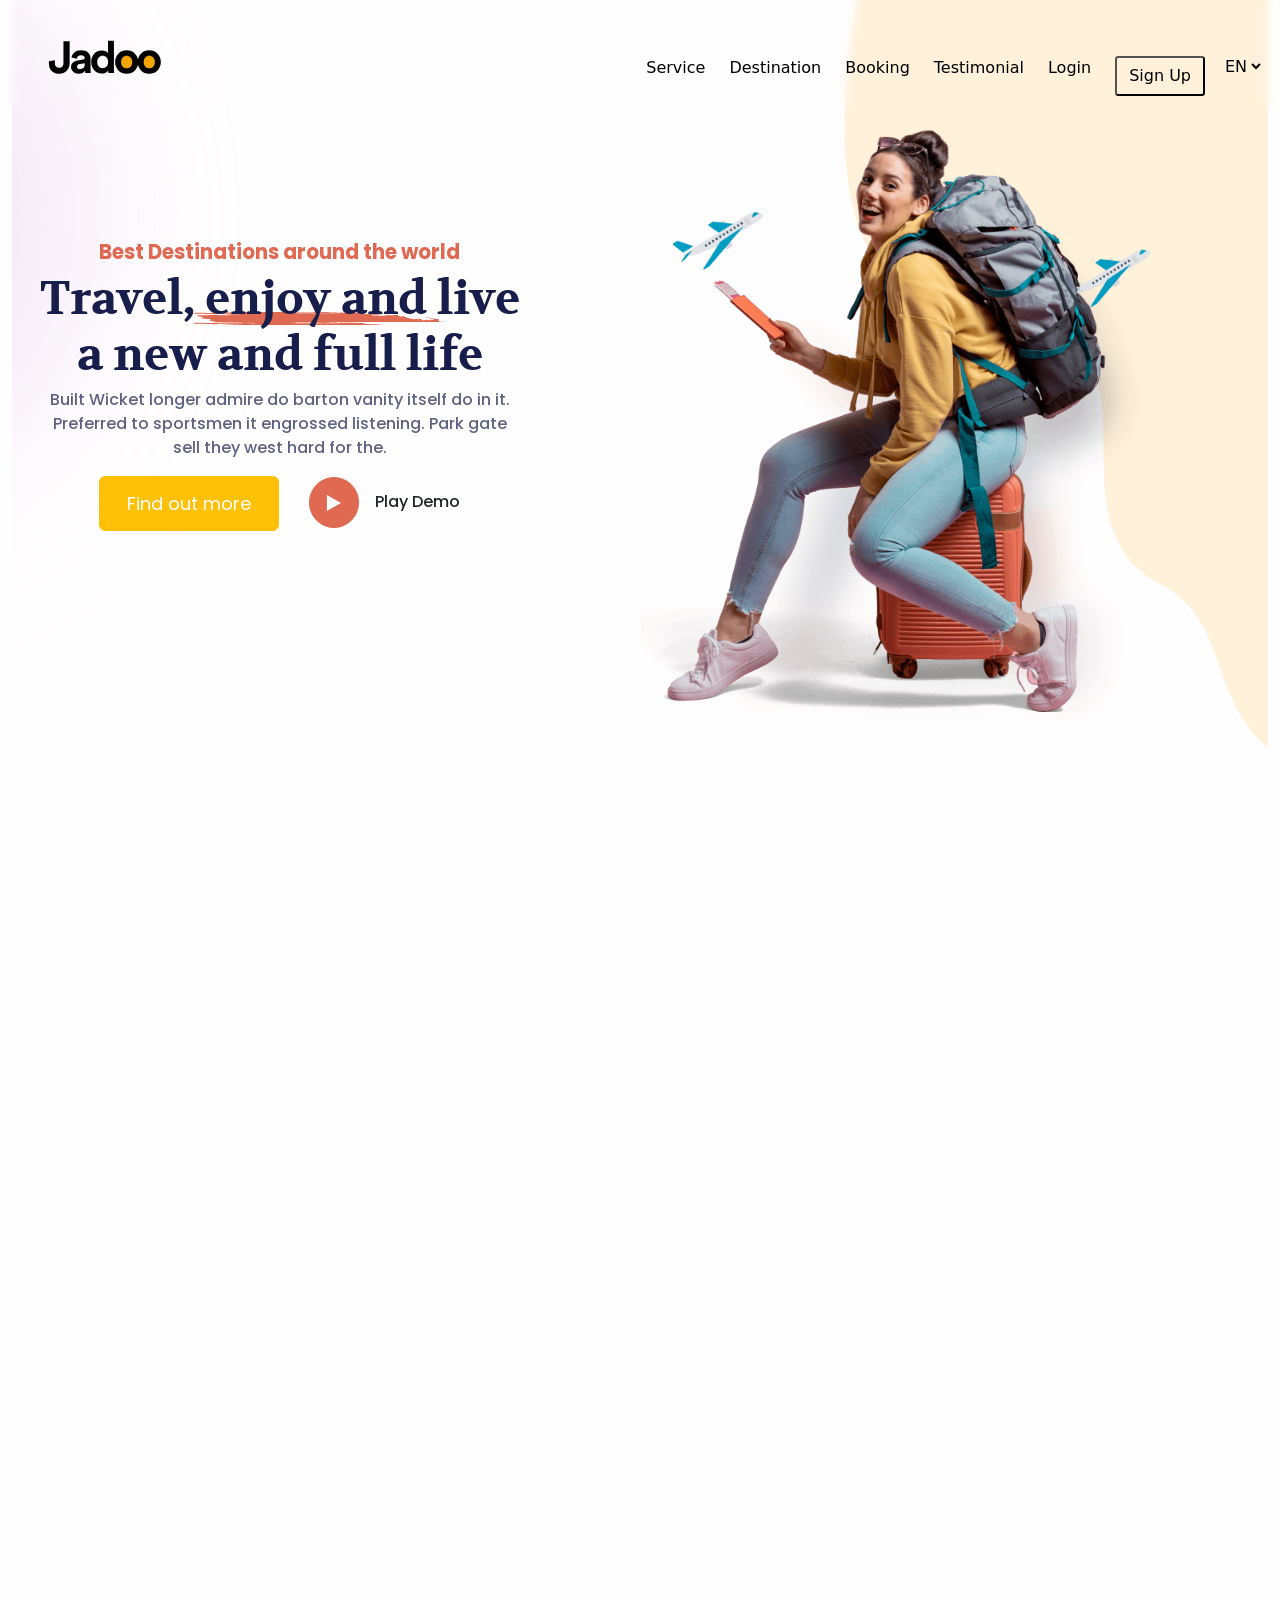
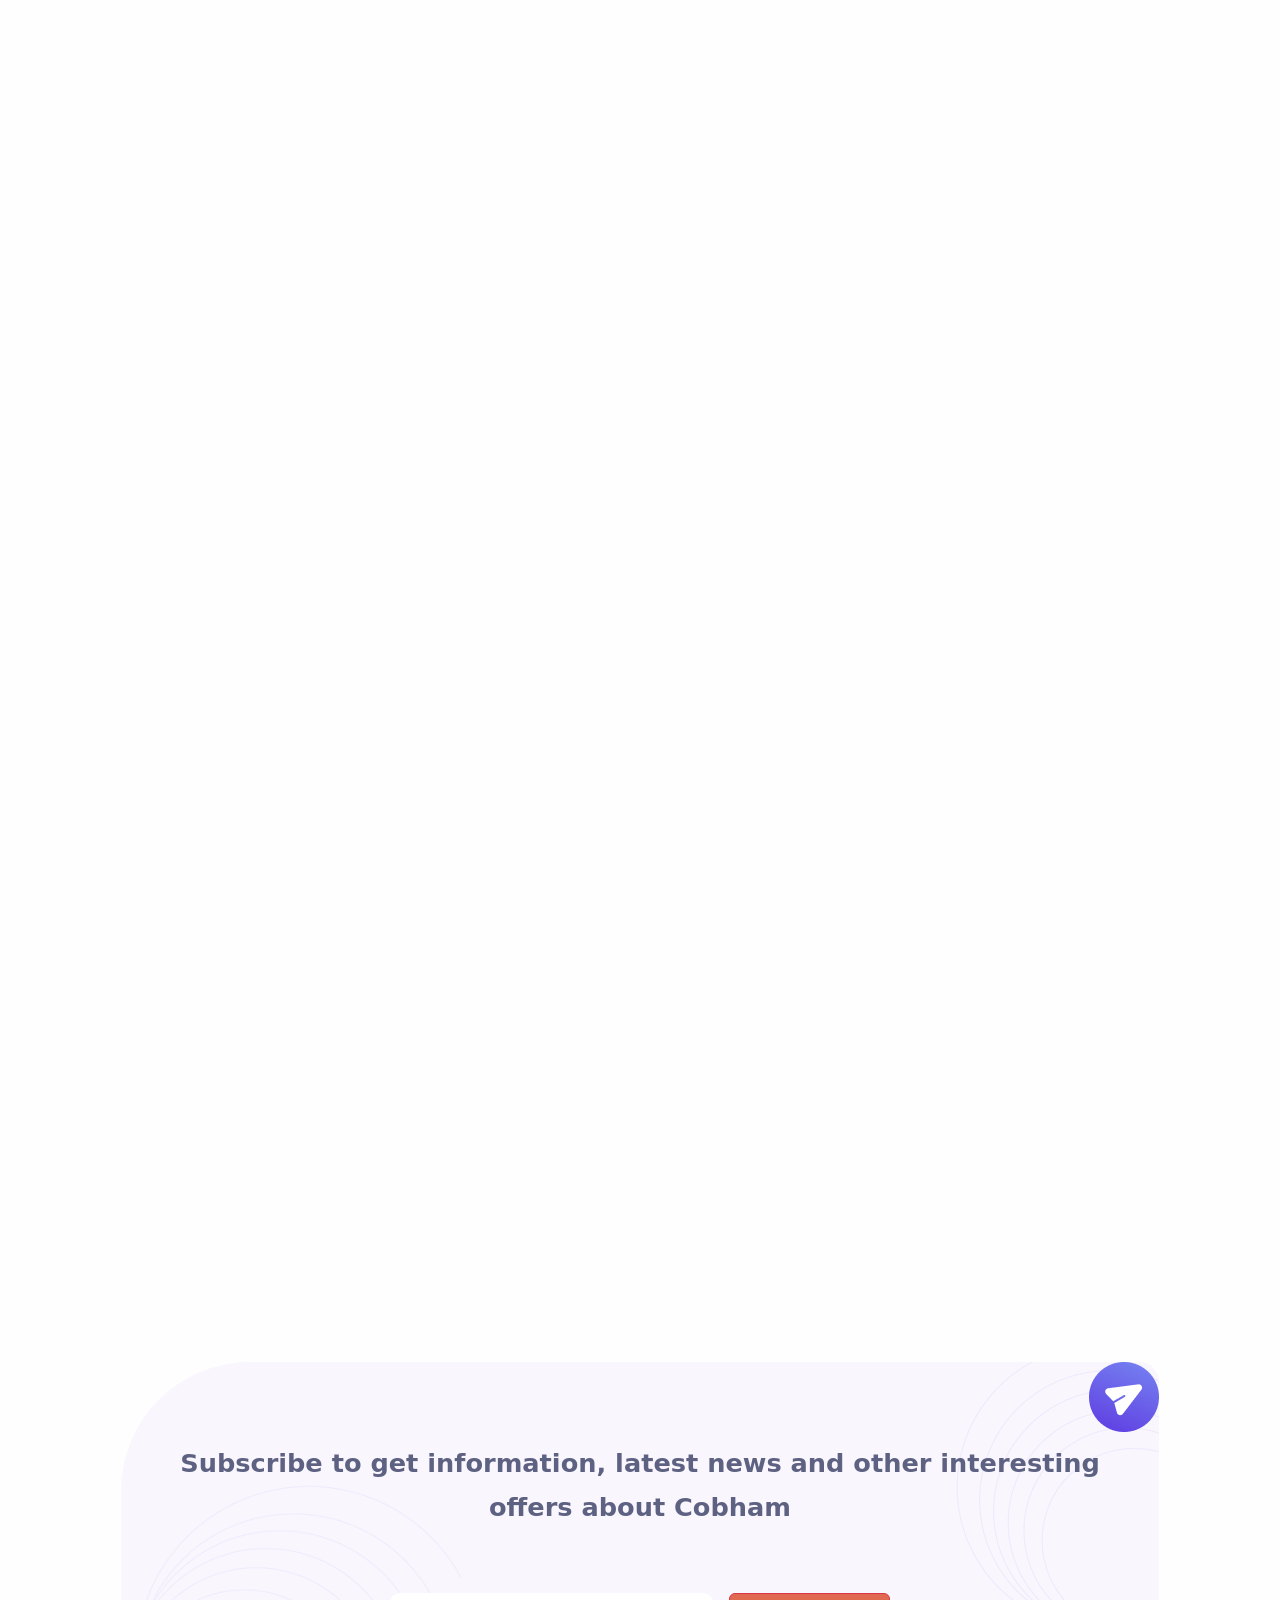
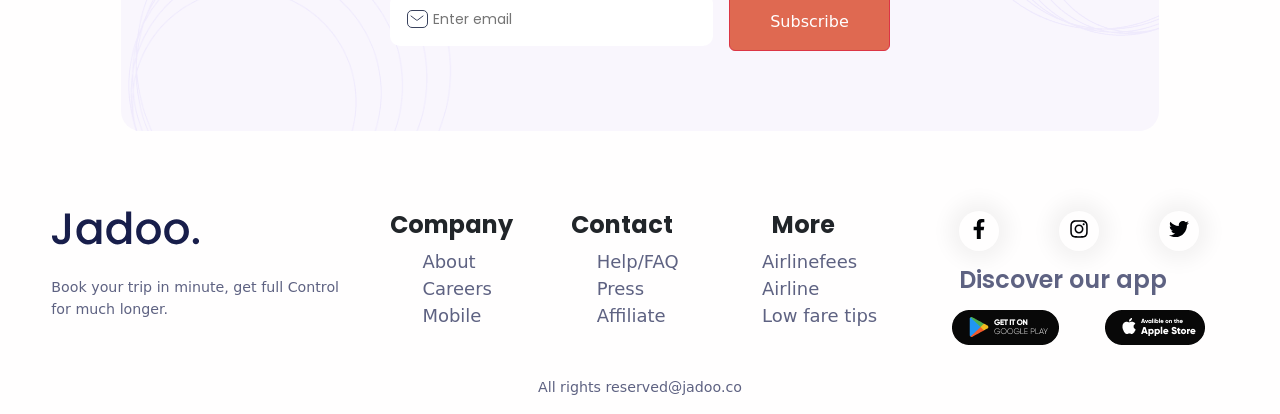
<file: index.html>
<!-- Code by Srinjoy Roy -->
<!DOCTYPE html>
<html lang="en">

<head>
  <meta charset="UTF-8">
  <meta name="viewport" content="width=device-width, initial-scale=1.0">
  <title>Jadoo| Travel landing page</title>
  <link href="https://cdn.jsdelivr.net/npm/bootstrap@5.3.0/dist/css/bootstrap.min.css" rel="stylesheet"
    integrity="sha384-9ndCyUaIbzAi2FUVXJi0CjmCapSmO7SnpJef0486qhLnuZ2cdeRhO02iuK6FUUVM" crossorigin="anonymous">
  <script src="https://ajax.googleapis.com/ajax/libs/jquery/3.7.0/jquery.min.js" defer></script>
  <link rel="stylesheet" href="jadoo.css">
  <script src="jadoo.js" defer></script>

</head>

<body>

  
  <div class="main">

    <nav class="Topnav">

      <div class="hamimg">



        <div class="jadooimg"><a href="#"><img class="jimg" src="./Photos/logo (1).svg"></a></div>
        <div class="hamburger"><img class="ham" src="./Photos/hamburger.png"></div>





      </div>


      <ul class="topnavul selector">
        <li><a href="#B">Service</a></li>
        <li><a href="#C">Destination</a></li>
        <li><a href="#D">Booking</a></li>
        <li><a href="#E">Testimonial</a></li>
        <li><a href="#F">Login</a></li>
        <li><a href="#"><button class="signupbut">Sign Up</button></a></li>
        <li class="removerigthmargin">
          <select class="langdrop">
            <option value=1 selected>EN</option>
            <option value="2">BN</option>
          </select>
        </li>
      </ul>
      <ul class="out">
        <li><a href="#B">Service</a></li>
        <li><a href="#C">Destination</a></li>
        <li><a href="#D">Booking</a></li>
        <li><a href="#E">Testimonial</a></li>
        <li><a href="#F">Login</a></li>
        <li><a href="#"><button class="signupbut">Sign Up</button></a></li>
        <li>
          <select class="langdrop">
            <option value=1 selected>EN</option>
            <option value="2">BN</option>
          </select>
        </li>
      </ul>


    </nav>



    <div class="maincont1">
      <div class="content1">
        <div class="cont1text">
          <h4>Best Destinations around the world</h4>
          <h1 class="hero-title">Travel, enjoy and live<br>a new and full life</h1>
          <p>
            Built Wicket longer admire do barton vanity itself do in it.<br>
            Preferred to sportsmen it engrossed listening. Park gate<br>
            sell they west hard for the.<br>
          </p>
          <div class="findplay">
            <span>
              <button type="button" class="btn btn-warning findoutbut">Find out more</button></span>
            <span><button class="play"><a href=""><img src="./Photos/play.svg"></a></button>Play Demo</span>
          </div>
        </div>
        <div>
          <img class="ladyimg" src="./Photos/hero-img.png">
        </div>
      </div>
    </div>
    <div class="maincont2 reveal" id="B">
      <div class="content2">
        <div class="shape1"><img src="./Photos/shape.svg" style="max-width: 200px"></div>
        <h5 class="middletext h5style">CATEGORY</h5>
        <h3 class="middletext h3style">We Offer Best Services</h3>
        <div class="row">
          <div class="column">
            <div class="card">
              <h3><img src="./Photos/icon1.png"></h3>
              <h5>Calculated<br>Weather</h5>
              <p style="text-align: center descard">Built Wicket longer admire do barton vanity itself do in it.</p>
            </div>
          </div>

          <div class="column">
            <div class="card">
              <h3><img src="./Photos/icon2.png"></h3>
              <h5>Best Flights</h5>

              <p style="text-align: center desccard">Engrossed listening. Park gate sell they west hard for the.</p>
            </div>
          </div>

          <div class="column">
            <div class="card">
              <h3><img src="./Photos/icon3.png" alt="img3"></h3>
              <h5>Local Events</h5>

              <p style="text-align: center desccard">Barton vanity itself do in it. Preferd to men it engrossed
                listening.</p>
            </div>
          </div>

          <div class="column">
            <div class="card">
              <h3><img src="./Photos/icon4.png" alt="img4"></h3>
              <h5>Customization</h5>

              <p style="text-align: center desccard">We deliver outsourced aviation services for military customers.</p>
            </div>
          </div>
        </div>
      </div>

    </div>
    <div class="maincont3 reveal" id="C">
      <div class="content3">

        <h5 class="middletext h5style">Top Selling</h5>
        <h3 class="middletext h3style">Top Destinations</h3>
        <div class="Shape2"><img src="./Photos/shape 2.svg"></div>
        <div class="row2">
          <div class="column2">
            <div class="showcase">
              <a href="#" class="travel-card">
                <div class="image">
                  <img src="./Photos/dest1.jpg">
                </div>
                <div class="content">
                  <div class="headingcard">

                    <h4 class="category">Rome,Italy</h4>
                    <div class="price">$5,42k</div>
                  </div>
                  <span class="topic">
                    <img src="./Photos/navigation.svg">
                    10 Days Trip</span>
                </div>
              </a>
            </div>
          </div>
          <div class="column2">
            <div class="showcase">
              <a href="#" class="travel-card">
                <div class="image">
                  <img src="./Photos/dest2.jpg">
                </div>
                <div class="content">
                  <div class="headingcard">

                    <h4 class="category">London,UK</h4>
                    <div class="price">$4.2k</div>
                  </div>
                  <span class="topic">
                    <img src="./Photos/navigation.svg">
                    12 Days Trip</span>
                </div>
              </a>
            </div>
          </div>
          <div class="column2">
            <div class="showcase">
              <a href="#" class="travel-card">
                <div class="image">
                  <img src="./Photos/dest3.jpg">
                </div>
                <div class="content">
                  <div class="headingcard">

                    <h4 class="category">Full Europe</h4>
                    <div class="price">$15k</div>
                  </div>
                  <span class="topic">
                    <img src="./Photos/navigation.svg">
                    28 Days Trip</span>
                </div>
              </a>
            </div>
          </div>
        </div>


      </div>
    </div>
    <div class="maincont4 reveal" id="D">
      <div class="content4">
        <div class="textarea4">
          <h5 class=" h5style bookh5">Easy and Fast</h5>
          <h3 class="h3style bookh3">Book Your Next Trip In 3 Easy Steps</h3>
          <div class="steps">
            <div class="divsize" style="background-color:#F1A501;"><img src="./Photos/selection.svg"></div>
            <div>
              <h5 class="h5style">Choose Destination</h5>
              <p class="trippara">Choose your favourite place. No matter
                where you travel inside the World.</p>
            </div>
          </div>
          <div class="steps">
            <div class="divsize" style="background-color:#DF6951;"><img src="./Photos/water-sport.svg"></div>
            <div>
              <h5 class="h5style">Make Payment</h5>
              <p class="trippara">After find your perfect spot, make your
                payment and get ready to travel.</p>
            </div>
          </div>
          <div class="steps">
            <div class="divsize" style="background-color:#006380;"><img src="./Photos/taxi.svg"></div>
            <div>
              <h5 class="h5style">Reach Airport on Selected Date</h5>
              <p class="trippara">Lastly, you have to arrive at the airport
                on time and enjoy the vacation.</p>
            </div>
          </div>
        </div>
        <div class="card4">
          <section class="TravelCard">
            <figure class="TravelCard-picture">
              <img src="./Photos/booking-img.jpg" class="bookingimg">

            </figure>
            <aside class="TravelCard-info">
              <h2 class="TravelCard-title">Trip to Greece</h2>

              <p class="TravelCard-country">14-29 June | by Robbin joseph</p>
              <div class="TravelCard-data">
                <div class="travelbut">
                  <button class="trvlbtn"><img src="./Photos/leaf.svg"></button>
                  <button class="trvlbtn"><img src="./Photos/map.svg"></button>
                  <button class="trvlbtn"><img src="./Photos/send.svg"></button>
                </div>
                <div class="peoplegoing">
                  <div>
                    <img src="./Photos/building.svg" class="building">
                    <span class="going_text">24 people going</span>
                  </div>
                  <div class="heart">
                    <button>
                      <img src="./Photos/heart.svg">
                    </button>
                  </div>
                  <div class="popup">
                    <div class="popcont">
                      <div>
                        <img src="./Photos/favorite-placeholder.png" class="popimg">
                      </div>
                      <div class="poptext">
                        <p class="ongoingpara h5style">Ongoing</p>
                        <h5 class="triprome">Trip to rome</h5>
                        <h6 class="h6style">40% completed</h6>
                        <div class="progressbar">
                          <div class="progress"></div>
                        </div>
                      </div>
                    </div>


                  </div>
                </div>
            </aside>
          </section>
        </div>
      </div>
    </div>
    <div class="maincont5 reveal" id="E">
      <div class="content5">
        <div class="textarea5">
          <h5 class="h5style">Testimonials</h5>
          <h3 class="h3style">What People Say About Us.</h3>
        </div>
        <div class="card5">
          <div class="maincar">
            <div class="container">
              <div class="slide-container">
                <div class="slide" pos="1">
                  <img src="./Photos/author.png" alt="author1" class="author">

                  <div class="authormain">
                    <p class="custpara">"On the Windows talking painted pasture yet its express parties use. Sure last
                      upon he same as knew
                      next. Of believed or diverted no."</p>
                    <h5 class="h5style">Mike taylor</h5>
                    <p class="placepara">Lahore, Pakistan</p>
                  </div>
                </div>
                <div class="slide" pos="2" style="opacity:0">
                  <img src="./Photos/author2.png" alt="author1" class="author">

                  <div class="authormain">
                    <p class="custpara">"Jadoo is recognized as one of the finest travel agency in the world. When it
                      came
                      to planning a trip, I found them to be dependable."</p>
                    <h5 class="h5style">Thomas Wagon</h5>
                    <p class="placepara">CEO of Red Button</p>
                  </div>
                </div>
                <div class="slide" pos="3" style="opacity:0">
                  <img src="./Photos/author3.png" alt="author1" class="author">

                  <div class="authormain">
                    <p class="custpara">"On the Windows talking painted pasture yet its express parties use. Sure last
                      upon he same as knew next. Of believed or diverted no."</p>
                    <h5 class="h5style">Kelly Willium</h5>
                    <p class="placepara">Khulna, Bangladesh</p>
                  </div>
                </div>
                <div class="slide-toggle-container">
                  <p class="slide-toggle" direction="prev"><img src="./Photos/up.svg" alt="next">
                  </p>
                  <p class="slide-toggle" direction="next"><img src="./Photos/down.svg" alt="prev"></p>
                </div>
              </div>
            </div>
          </div>
        </div>
      </div>

    </div>

    <div class="maincont6 reveal">
      <div class="content6">
        <div class="logoitem"><img src="./Photos/1.png" alt="logo"></div>
        <div class="logoitem"><img src="./Photos/2.png" alt="logo"></div>
        <div class="logoitem"><img src="./Photos/3.png" alt="logo"></div>
        <div class="logoitem"><img src="./Photos/4.png" alt="logo"></div>
        <div class="logoitem"><img src="./Photos/5.png" alt="logo"></div>
      </div>
    </div>
    <div class="maincont7" id="F">

      <div class="content7">
        <img src="./Photos/send.png" class="sendpng">
        <img src="./Photos/shape-bg1.png" alt="" class="emailshape1">
        <img src="./Photos/shape-bg2.png" alt="" class="emailshape2">
        <h2 class="h2style">Subscribe to get information, latest news and other interesting offers about Cobham</h2>
        <form action="#" class="formemail">
          <div class="emailbox">
            <i>
              <img src="./Photos/mail.svg" alt="mail" class="mail">
            </i>
            <input type="email" id="email" name="email" placeholder="Enter email">

          </div>
          <div class="emailbut">
            <button type="button" class="btn btn-danger sendbut">Subscribe</button>
          </div>
        </form>
      </div>

    </div>
    <div class="footer">
      <div class="footcont">
        <div class="footrow">
          <div class="footcol">
            <img src="./Photos/logo2.svg" alt="newlogo" class="newlogo">
            <p class="footerpara">Book your trip in minute, get full Control<br>for much longer.</p>
          </div>
          <div class="footcol">
            <h4 class="footheading">Company</h4>
            <ul class="footul">
              <li class="footli">About</li>
              <li class="footli">Careers</li>
              <li class="footli">Mobile</li>
            </ul>
          </div>
          <div class="footcol">
            <h4 class="footheading">Contact</h4>
            <ul class="footul">
              <li class="footli">Help/FAQ</li>
              <li class="footli">Press</li>
              <li class="footli">Affiliate</li>
            </ul>
          </div>
          <div class="footcol">
            <h4 class="footheading">More</h4>
            <ul class="footul">
              <li class="footli">Airlinefees</li>
              <li class="footli">Airline</li>
              <li class="footli">Low fare tips</li>
            </ul>
          </div>
          <div class="footcol">
            <div class="footicons">
              <a href="" class="si1"><i><svg xmlns="http://www.w3.org/2000/svg" class="socialicon" height="1em"
                    viewBox="0 0 320 512">
                    <style>
                      svg {
                        fill: #000205
                      }
                    </style>
                    <path
                      d="M279.14 288l14.22-92.66h-88.91v-60.13c0-25.35 12.42-50.06 52.24-50.06h40.42V6.26S260.43 0 225.36 0c-73.22 0-121.08 44.38-121.08 124.72v70.62H22.89V288h81.39v224h100.17V288z" />
                  </svg></i></a>
              <a href="" class="si2"><svg xmlns="http://www.w3.org/2000/svg" class="socialicon" height="1em"
                  viewBox="0 0 448 512">
                  <style>
                    svg {
                      fill: #00040a
                    }
                  </style>
                  <path
                    d="M224.1 141c-63.6 0-114.9 51.3-114.9 114.9s51.3 114.9 114.9 114.9S339 319.5 339 255.9 287.7 141 224.1 141zm0 189.6c-41.1 0-74.7-33.5-74.7-74.7s33.5-74.7 74.7-74.7 74.7 33.5 74.7 74.7-33.6 74.7-74.7 74.7zm146.4-194.3c0 14.9-12 26.8-26.8 26.8-14.9 0-26.8-12-26.8-26.8s12-26.8 26.8-26.8 26.8 12 26.8 26.8zm76.1 27.2c-1.7-35.9-9.9-67.7-36.2-93.9-26.2-26.2-58-34.4-93.9-36.2-37-2.1-147.9-2.1-184.9 0-35.8 1.7-67.6 9.9-93.9 36.1s-34.4 58-36.2 93.9c-2.1 37-2.1 147.9 0 184.9 1.7 35.9 9.9 67.7 36.2 93.9s58 34.4 93.9 36.2c37 2.1 147.9 2.1 184.9 0 35.9-1.7 67.7-9.9 93.9-36.2 26.2-26.2 34.4-58 36.2-93.9 2.1-37 2.1-147.8 0-184.8zM398.8 388c-7.8 19.6-22.9 34.7-42.6 42.6-29.5 11.7-99.5 9-132.1 9s-102.7 2.6-132.1-9c-19.6-7.8-34.7-22.9-42.6-42.6-11.7-29.5-9-99.5-9-132.1s-2.6-102.7 9-132.1c7.8-19.6 22.9-34.7 42.6-42.6 29.5-11.7 99.5-9 132.1-9s102.7-2.6 132.1 9c19.6 7.8 34.7 22.9 42.6 42.6 11.7 29.5 9 99.5 9 132.1s2.7 102.7-9 132.1z" />
                </svg></a>
              <a href="" class="si3"><svg xmlns="http://www.w3.org/2000/svg" class="socialicon" height="1em"
                  viewBox="0 0 512 512">
                  <style>
                    svg {
                      fill: #000205
                    }
                  </style>
                  <path
                    d="M459.37 151.716c.325 4.548.325 9.097.325 13.645 0 138.72-105.583 298.558-298.558 298.558-59.452 0-114.68-17.219-161.137-47.106 8.447.974 16.568 1.299 25.34 1.299 49.055 0 94.213-16.568 130.274-44.832-46.132-.975-84.792-31.188-98.112-72.772 6.498.974 12.995 1.624 19.818 1.624 9.421 0 18.843-1.3 27.614-3.573-48.081-9.747-84.143-51.98-84.143-102.985v-1.299c13.969 7.797 30.214 12.67 47.431 13.319-28.264-18.843-46.781-51.005-46.781-87.391 0-19.492 5.197-37.36 14.294-52.954 51.655 63.675 129.3 105.258 216.365 109.807-1.624-7.797-2.599-15.918-2.599-24.04 0-57.828 46.782-104.934 104.934-104.934 30.213 0 57.502 12.67 76.67 33.137 23.715-4.548 46.456-13.32 66.599-25.34-7.798 24.366-24.366 44.833-46.132 57.827 21.117-2.273 41.584-8.122 60.426-16.243-14.292 20.791-32.161 39.308-52.628 54.253z" />
                </svg></a>
            </div>
            <h4 class="h4style">Discover our app</h4>
            <div class="downloadthisimg">
              <img src="./Photos/play-store.png" alt="playstore">
              <img src="./Photos/apple-store.png" alt="applestore">
            </div>

          </div>

        </div>
        <p class="footerpara endtext">All rights reserved@jadoo.co</p>
      </div>
    </div>
  </div>



</body>

</html>
</file>
<file: jadoo.css>
@import url('https://fonts.googleapis.com/css2?family=Poppins&display=swap');
@import url('https://fonts.googleapis.com/css2?family=Volkhov:wght@700&display=swap');

body {

    margin: 0;

    font-size: 1rem;
    font-weight: 500;
    line-height: 1.5;
    background-color: #FFFEFE;

}
.main,html,body
{
    padding: 0;
    margin: 0;
    overflow-x: hidden;
}


.ham {
    width: 1.7995rem;
    height: 1.7995rem;
    display: none;
}

.Topnav ul li {
    list-style-type: none;
}

.sticky {
    position: fixed;
    top: 0;
    width: 100%;
}

.out {

    display: flex;
    flex-direction: column;
    background-color: #ffffff65;
    opacity: 1;
    background-color: #F0F4F9;
    background-position: 0% 0%;
  
    z-index: 1030;
    margin-top: 2rem;
}
.out a
{
    color: #000;
}
.out li:hover
{
    color: orange;
}

.Topnav {


    width: 100%;
    padding: 2.5rem 1rem;
    height: fit-content;
    display: flex;
    justify-content: space-between;
    background-color: brown;
    background-color: #F9FAFD00;
    position: fixed;
    padding: 0.3s linear 0s;
    background-position: 0% 0%;
    backdrop-filter: blur(4px);
    z-index: 1030;
   
   
}

.out a {
    display: inline-block;
    padding: 0.5rem;
    text-decoration: none;
    
}

.out li {
    list-style-type: none;
}

.topnavul {
    display: flex;
    justify-content: space-around;
    transition: opacity 5s ease-out;
    height: min-content;
}

.topnavul li {
    margin: 0.5rem;
    margin-right: 0;
    height: min-content;
}

.Topnav ul li a {
    display: inline-block;
    padding: 0.5rem;
    
    text-decoration: none;


}


.langdrop {
    margin-top: 0.5rem;
    background-color: transparent;
    border: none;
    margin-bottom: 3rem;
    font-weight: 500;
    margin-right: 0;
}

.topnavul li a {
    display: block;

    transition: opacity 5s ease-in;
}
.langdrop:hover
{
    color: orange;
}
.langdrop li
{
    background-color: white;
    display: block;
    width: 100%;
    
    clear: both;
    font-weight: 400;
    color: #5E6282;
   

}
.topnav a,
.ham,
.jadooimg {
    cursor: pointer;
}

.jadooimg {

    width: 80%;
    height: 80%;
    margin-left: 2rem;
}

.jimg {
    width: 7.0425rem;
    height: 2.125rem;
}

.hamimg {
    width: 100%;
    height: fit-content;
    display: flex;
    justify-content: space-between;
}

@media (max-width:970px) {

    .hamimg {
        display: flex;
        flex-direction: row;
        justify-content: space-around;
        width: 100%;

    }


    .out {
        position: absolute;
        display: none;
        opacity: 0;


    }

    .topnavul {
        top: 5.125rem;
        width: 100%;

        position: absolute;
        opacity: 0;
        flex-wrap: inherit;
        z-index: 20;
        padding: 0;
        display: none;

    }

    .ham {
        display: inline;
    }

    .Topnav {

        display: flex;
        flex-direction: column;
        width: 100%;
        padding-top: .125rem;

    }

    .findplay {
        display: flex;
        flex-direction: column;
        flex-wrap: wrap;
        align-content: space-around;
    }

    .findoutbut {
        margin-bottom: 1rem;
    }

    .play {
        margin-right: 1rem;
    }


}

@media (max-width:230px) {
    .findplay {
        display: flex;
        flex-direction: column;
        flex-wrap: wrap;
        align-content: space-around;
    }

    .hamimg {
        display: flex;
        flex-direction: column;
        align-content: center;
        min-width: 100vw;
    }

    .Topnav {

        display: flex;
        flex-direction: column;
        justify-content: center;
        width: 100%;
        align-items: center;
        min-width: 100vw;
        padding-top: .125rem;

    }

    .out {
        position: absolute;
        display: none;
        opacity: 0;
    }

    .topnavul {


        position: relative;
        padding: 0;
        opacity: 0;
        flex-wrap: inherit;
        display: none;
    }

    .jadooimg {
        position: relative;


    }

    .ham {

        display: block;

    }


}

@media (min-width:970px) {
    .out {
        position: absolute;
        display: none;
    }

    .topnavul {
        position: relative;
        display: flex;
        flex-direction: row;
        align-content: space-between;
        transition: opacity 5s ease-out;
        height: 2.5rem;

    }

    .hamimg {
        width: 7.0425rem;
        height: 2.5775rem;
    }

    .Topnav {
        width: 100%;
        flex-direction: row;
        height: 6.6875rem;
        


    }
}

.content1 {
    display: flex;
    justify-content: space-around;
    align-items: center;
    text-align: center;
    font-size: 1rem;
    height: fit-content;
    z-index: 20;
    
}

.ladyimg {

    width: 80%;
    height: 80%;
    margin-top: 0.5rem;
}

@media (max-width:800px) {
    .ladyimg {

        width: 80%;
        height: 80%;
    }

    .content1 {
        flex-direction: column-reverse;
    }
}

.hero-title {
    font-family: "Volkhov", "DM Serif Display", cursive;
    font-weight: 700;
    font-size: 2.88651rem;
    color: #181E4B;
    margin-bottom: 5px;
    position: relative;
    z-index: 1;
    font-family: 'Volkhov', serif;
}
.hero-title::before
{
    content: '';
    position: absolute;
    right: 0.9375rem;
    top: 2.5rem;
    width: 20rem;
    height: 0.8125rem;
    background-image: url("./Photos/herotitle.svg");
    background-size: contain;
    z-index: -1;
}
.signupbut {
    color: black;
    background-color: transparent;
    padding: .375rem .75rem;
    border-radius: 0.2rem;
    transition: all 0.2s ease-out;

}

.signupbut:hover {
    color: white;
    background-color: black;
}

.out li a:hover,
.topnavul li a {
    color: black;
}

.out li a:hover,
.topnavul li a:hover {
    color: orange;
}

.maincont1 {
    background-image: url("./Photos/hero-bg.svg");
    background-size: cover;

}

.cont1text {
    margin-bottom: 5.5rem;
}

.cont1text h4 {
    color: #DF6951;
    font-family: 'Poppins', sans-serif;
    font-size: 1.259rem;
    font-weight: 700;
}

.cont1text p {
    font-family: 'Poppins', sans-serif;
    color: #5E6282;
    ;
}

.findoutbut {
    font-size: 1.125rem;
    color: white;
    margin-right: 1.8rem;
    padding: .8rem 1.7rem;
    width: fit-content;
    height: fit-content;
}

.findoutbut:hover {
    background-color: rgba(203, 119, 9, 0.68);
}

.play {
    color: #FFFEFE;
    background-color: #DF6951;
    align-items: center;
    border: 1px solid #DF6951;
    cursor: pointer;
    font-size: 1rem;
    width: 3.1667rem;
    height: 3.1667rem;
    border-radius: 50%;
    margin: .0417rem;
    margin-right: 1rem;
    transition: background-color 0.1s ease-in;
}

.play:hover {
    background-color: rgba(128, 0, 0, 0.678);
}

.play img {
    width: .9375rem;
    height: 1.0156rem;
    align-items: center;
}

.findplay {
    display: flex;
    justify-content: center;
    height: auto;
}

.findplay span {
    font-family: 'Poppins', sans-serif;
    font-weight: 500;
}

.middletext {
    text-align: center;
}

.content2,
.content3,
.content5,
.content6,
.content7 {
    padding: 1rem;
}



.shape1 {
    z-index: -1;
    display: block;
    right: 0;
    position: absolute;
    padding-right: 1rem;
}

.maincont1,
.maincont2,
.maincont3,
.maincont4,
.maincont5,
.maincont6,
.maincont7 {
    padding-top: 7.5rem;
    padding-bottom: 5rem;
    margin: 0 .75rem;
}

/* *************************************************Cards******************** */
.column {
    float: left;
    width: 25%;
    padding: 0 .625rem;
}


.row {
    margin: 7.5rem -5px;
    margin-bottom: 3.5rem;
}

.row:after {
    content: "";
    display: table;
    clear: both;
}


.card {
    box-shadow: 0 .25rem .5rem 0 rgba(0, 0, 0, 0.2);
   
    padding: 1.8rem;
    text-align: center;
    background-color: #f1f1f1;
    align-content: center;
    display: flex;
    justify-content: space-between;
    min-height: 19.6865rem;
    background-color: #FFFEFE;

    border-color: #FFFEFE;
}

.card::before {
    content: '';
    position: absolute;
    left: 0.625rem;
    bottom: 0.625rem;
    width: 6.25rem;
    height: 6.25rem;
    background-color: #DF6951;
    border-radius: 1.875rem 0 0.625rem 0;
    z-index: -1;
    transition: all 0.2s ease-in-out;

}

.card:hover::before {

    transform: translate(-1.875rem, 1.875rem);
}

.descard {
    display: block;
    margin-block-start: 1em;
    margin-block-end: 1em;
    margin-inline-start: 0px;
    margin-inline-end: 0px;

}

.card h5 {
    font-family: 'Poppins', sans-serif;
    font-weight: 600;
    line-height: 1.2;
    color: #14183E;
}

.card p {
    font-family: 'Poppins', sans-serif;
    word-wrap: break-word;
    font-weight: 500;
    line-height: 1.5;
}


@media screen and (max-width: 970px) {
    .column {
        width: 100%;
        display: block;
        margin-bottom: 1.25rem;

    }
}

/* *********************************************************************************************** */
.h5style {
    font-family: 'Poppins', sans-serif;
    font-weight: 600;
    color: #5E6282;
    font-size: 1.125rem;
}

.h3style {
    font-family: 'Volkhov', serif;
    font-size: 3.5rem;
    line-height: 1.2;
}

.Shape2 {
    margin-left: 70.2rem;
    transform: translateX(110%);
    position: absolute;
    bottom: -112.375rem;
    z-index: 1;


}

.row2 {
    display: flex;
    justify-content: space-around;


}

.row2 a {
    text-decoration: none;
}

/* card2********************************************************* */
.row2 {
    display: flex;
    justify-content: space-around;
}

@media (max-width:970px) {
    .row2 {
        flex-direction: column;
    }

    .column2 {
        width: 100%;
        display: block;
        margin-bottom: 1.25rem;

    }


}

@media (max-width:1360px) {
    .Shape2 {
        display: none;
    }
}

.showcase {
    background-color: #fefefe;
    min-height: 100vh;
    display: flex;
    justify-content: center;
    align-items: center;
}

.travel-card {
    position: relative;
    display: inline-flex;
    flex-flow: column nowrap;
    font-weight: 300;
    background-color: white;
    box-shadow: 0px 0px 100px -10px rgba(0, 0, 0, 0.2);
    border-radius: 15px;
    width: 350px;
    z-index: 2;



    &:hover>.image>img {
        transform: scale(1.2);
    }

    & .image {
        width: 100%;
        height: 350px;
        border-top-left-radius: inherit;
        border-top-right-radius: inherit;
        overflow: hidden;

        &>img {
            width: 100%;
            height: 100%;
            
            background-position: center;
            background-size: cover;
            border-top-left-radius: inherit;
            border-top-right-radius: inherit;
            transition: all .28s ease-in-out;
        }
    }

    &>.content {
        color: #545454;
        padding: 1em 1.5em;

        &> :nth-child(1n+2) {
            margin-top: 1em;
        }

        &>.category {
            font-size: 1.2em;
            color: #bababa;
        }

        &>.topic {
            font-size: 1.3em;
            line-height: calc(1rem * 2.8);
            word-break: break-all;
            max-height: calc(1rem * 2.8 * 2);
            overflow: hidden;
            position: relative;
            background-color: white;
        }

        &>.recommendation {
            display: flex;
            align-items: center;

            &>.score {
                display: inline-flex;
                justify-content: center;
                align-items: center;
                background: rgb(254, 207, 139);
                background: linear-gradient(130deg, rgba(254, 207, 139, 1) 0%, rgba(255, 198, 115, 1) 75%, rgba(255, 187, 88, 1) 100%);
                color: white;
                padding: 5px 8px;
                border-radius: 30px;
                user-select: none;

                &> :first-child {
                    padding-top: 1px;
                    padding-left: 4px;
                }

                &> :last-child {
                    font-size: 1.1em;
                    padding-left: 6px;
                }
            }

            &>.comment {
                color: #bababa;
                margin-left: 1.5em;
            }
        }

        &>.price {
            display: flex;
            justify-content: space-between;
            align-items: center;

            &>.discount-info {
                color: #4fc3f7;
            }

            &>.original-price {
                font-size: 2em;
            }
        }
    }

    &>.button-favorite {
        width: 2.8em;
        height: 2.8em;
        display: none;
        justify-content: center;
        align-items: center;
        position: absolute;
        top: 20px;
        right: 20px;
        background-color: white;
        color: #bababa;
        border-radius: 50%;
        box-shadow: 3px 3px 5px 0px rgba(0, 0, 0, .1);
        user-select: none;

        &:hover> :first-child {
            display: none;
        }

        &:hover> :last-child {
            display: block;
        }

        &>i {
            font-size: 1.8em;
            padding-top: 2px;
        }

        &> :last-child {
            display: none;
            color: #ff5a60;
        }
    }
}

.headingcard {
    display: flex;
    justify-content: space-between;
    margin-bottom: .75rem;
}

.price {
    font-weight: 500;
    font-size: 1.125rem;
    word-wrap: break-word;

}

.topic {
    font-size: 1rem;
    font-weight: 400;
    line-height: 1.5;
    font-family: 'Poppins', sans-serif;
}

.category:hover {
    color: orange;
}

/* ++++++++++++++++++++++++++++++++++++++++++++++++++++++++++++++ */
.content4 {
    display: flex;
    justify-content: space-around;

}

.bookh3 {
    word-wrap: break-word;
    margin-bottom: 1.75rem;
    font-size: 2.56578rem;

}

.card4 {
    justify-content: center;
}

.textarea4 {

    width: 50%;
    min-width: 30.9375rem;
    max-width: 36.0417rem;
}

@media (max-width:970px) {
    .content4 {
        flex-direction: column;
        align-content: center;
    }


}

@media (min-width:1365px) {
    .divsize {
        margin-right: 0;

    }

}

.steps {
    display: flex;
    justify-content: space-between;
    margin-bottom: 0.75rem;
}

.divsize {
    width: 54px;
    height: 54px;
    border-radius: .8125rem;
    padding: 1rem;
    display: flex;
    justify-content: center;
    margin-right: 1.75rem;

}

.trippara {
    word-wrap: break-word;
    font-family: 'Poppins', sans-serif;
}

/**************************************** card4***************************************************************** */




.TravelCard-picture img {
    width: 100%;
    height: 100%;
    object-fit: cover;
}

.TravelCard {
    cursor: pointer;

    width: 20.0625rem;
    height: 23.125rem;
    background: white;
    overflow: hidden;
    border-radius: 2rem;
    padding: 1rem;
    box-shadow: 1rem 1rem 2rem rgba(42, 42, 42, 0.12);
    box-shadow: -28px -21px 50px -10px rgba(49, 255, 217, 0.78);
}

.TravelCard-picture {
    position: relative;
}

.TravelCard-img {
    border-radius: 1.5rem;

}

.TravelCard-info {
    width: 100%;
    margin-top: .5rem;
    display: flex;
    flex-direction: column;

}

.TravelCard-title {
    font-size: 1rem;

}

.TravelCard-country {
    font-weight: 500;
    color: #5E6282;
    font-family: "Poppins";
    font-size: .88889rem;
}


.TravelCard-days {
    color: #c4cbd3;
    background: #f3f3f3;
    border-radius: 1rem;
}

/* ++++++++++++++++++++++++++++++++++++++++++++++++++++++++++++++++++++++++++++++++++++++++++++++++++++++++++++++ */
.bookingimg {
    width: 20.0625rem;
    height: 10.0625rem;
    object-fit: fill;
    border-radius: 1.5rem;
}

.travelbut {
    display: flex;
    justify-content: left;
    margin-top: .1875rem;

}

.trvlbtn {
    border-radius: 50%;
    cursor: pointer;
    margin-right: 1.6875rem;
    height: 2.5rem;
    width: 2.5rem;
    border: none;
    padding: .375rem .75rem;
    padding-bottom: 0.875rem;

}

.peoplegoing {
    margin-top: 2.375rem;
    display: flex;
    justify-content: space-between;

}

.heart {
    padding: 0 .75rem;
    width: 2rem;
    height: 2rem;
    margin-right: 1.5rem;
}

.card4 {
    display: flex;
    justify-content: center;

}

@media (max-width:508px) {

    .steps,
    .textarea4 {
        max-width: 300px;
        min-width: 0;
        width: auto;
    }

    .card4 {
        width: min-content;
    }

}

.heart button {
    background-color: transparent;
    border: none;
}

.popup {
    width: 14.25rem;
    height: 7.8737rem;
    z-index: 2;
    border-radius: 18px;
    position: absolute;
    margin-left: 2.5rem;

    transform: translateY(-7.625rem);
    display: none;
    padding: 1rem;
    background-color: #f3f3f3;
    transition: opacity 2s;
}

.popcont {
    display: flex;
    justify-content: space-around;
}

.ongoingpara {
    margin-bottom: 0.2rem;
    font-size: .88889rem
}

.triprome {
    font-size: 1.125rem;
}

.popimg {
    border-radius: 50%;
}

.h6style {
    margin-bottom: 0.5rem;
    font-family: 'Poppins', sans-serif;
    font-weight: 500;
}

.progressbar {
    height: 6px;
    background-color: grey;
    border-radius: 1.875rem;
}

.progress {
    max-height: 6px;
    width: 40%;
    background-color: rgb(121, 51, 121);
    margin: 0;
    padding: 0;
    z-index: 20;
}

/* +++++++++++++++++++++++++++card5+++++++++++++++++++++++++++++++++++++++++++++++++++++++++++++ */
.container {
    position: relative;
    width: 100%;
    height: fit-content;
    display: flex;
  
    justify-content: space-around;

}

.content5 {
    display: flex;
    justify-content: space-between;
}

.custpara {
    margin-bottom: 1.8rem;
}

.slide-container {
    position: relative;
   
    width: auto;
    height: min-content;
    display: flex;
    flex-direction: row;
    justify-content: center;
    align-items: center;
    border: none;
    padding: 1.8rem;

}

.authormain {
    margin: 0rem;
    margin-top: 0;
    padding: 1rem;
    z-index: 1px;
    background-color: white;
   
    border: 0.5px solid rgba(128, 128, 128, 0.189);

}

.authormain::after {
    width: 90%;
    height: 60%;
    content: "";
    transform: translate(-0.1875rem, -10rem);
    border-radius: 10px;
    border: 1px solid rgba(0, 0, 0, 0.125);
    background-color: white;
    z-index: -1;
    position: absolute;
    box-shadow: inset 36px 35px 107px 0px rgba(0, 0, 0, 0.35);
}

.custpara,
.placepara {
    color: #5E6282;
    font-family: 'Poppins', sans-serif;
    font-weight: 500;
}

.author {
    position: absolute;
    left: 0;
    top: 0;

    width: 3.3625rem;
    height: 3.3625rem;
    border-radius: 50%;

    
}


.slide {
    position: relative;

    display: flex;
    font-size: 1rem;
    flex-direction: column;
    justify-content: center;
    align-items: center;

    max-width: 31.625rem;
    min-height: fit-content;
    padding: 1.8rem;


}


.textarea5 {
    max-width: 490px;
}

.slide-toggle-container {
    position: relative;
    width: auto;
    height: auto;


    display: flex;
    flex-direction: column;
    justify-content: center;
    align-items: center;
    margin: 3px;
}

.slide-toggle {
    font-size: 1.5em;
    margin: 1em;
    cursor: pointer;
    user-select: none;
}


@media (max-width:970px) {

    .content5 {
        flex-direction: column;
        align-content: center;

        height: fit-content;
        justify-content: center;
    }

    .slide {
        width: 18.75rem;
        height: auto;
        align-items: center;
    }

    .maincar {
        align-content: center;
    }

    .container {
        width: 100%;
    }

    .card5 {
        width: 100%;
        display: flex;
        justify-content: center;
    }

    .author {
        margin-right: 18.6875rem;
    }
}

@media (max-width:400px) {
    .slide-container {
        width: 50%;

    }

    .authormain::after {
        display: none;
    }


}

/* ********************************************************************************************* */
.content6 {
    display: flex;
    flex-wrap: wrap;
    justify-content: space-between;
}

.logoitem {
    margin: 1.875rem;

}

.content7 {
    background-color: rgba(223, 215, 249, 0.199);
    border-radius: 129px 20px 20px 20px;
    padding-top: 5rem;
    padding-bottom: 5rem;
    padding-left: 2.5rem;
    padding-right: 2.5rem;
    position: relative;
    margin-right: 6.8125rem;
    margin-left: 6.8125rem;

    width: 100%;
}

.maincont7 {

    display: flex;
    justify-content: center;
}

.h2style {
    color: #5E6282;
    line-height: 1.7;
    margin-bottom: 4rem;
    font-size: 1.60181rem;
    font-weight: 600;
    text-align: center;
}

.formemail {

    display: inline-flex;
    justify-content: center;
    width: 100%;
    max-width: 100%;

}

.mail {
    position: absolute;
    padding: 1.0625rem;

}

.emailshape1 {
    max-width: 21.25rem;
    vertical-align: middle;
    text-align: center;
    z-index: -1;
    position: absolute;
    bottom: 0;
    left: 0;
}

.emailshape2 {

    vertical-align: middle;
    text-align: center;
    z-index: -1;
    position: absolute;
    width: 16.5rem;
    top: 0;
    right: 0;

}

.sendpng {
    position: absolute;
    right: 0;
    top: 0;
}

.sendbut {

    background-color: #DF6951;
    padding: 1rem 2.5rem;
}

.sendbut:hover {
    background-image: linear-gradient(to bottom, #FF946D, #FF7D68);
}

#email {

    width: 20.1875rem;
    margin: 0;
    margin-right: 1rem;
    background-repeat: no-repeat;
    background-size: 20px;
    background-position: 97% center;
    cursor: auto;
    background-color: #ffffff;
    border-radius: 10px;
    color: #39425D;
    padding: 1rem 1rem 1rem 2.7rem;
    border: none;
    font-size: 14px;
    font-family: 'Poppins', sans-serif;

}

@media (max-width:552px) {
    .formemail {
        display: flex;
        flex-direction: column;
        align-content: center;
    }

    #email {
        width: auto;
    }
}

/* footer */
/* icons */
@import url('https://fonts.googleapis.com/css2?family=Poppins:wght@400;500;600;700&display=swap');

.footicons{
    display: flex;
}

.footicons a {
    width: 40px;
    height: 40px;
    text-align: center;
    text-decoration: none;
    color: #000;
    text-align: center;
    box-shadow: 0 0 20px 10px rgba(0, 0, 0, 0.05);
    margin: 0 30px;
    border-radius: 50%;
    position: relative;
    overflow: hidden;
    transition: transform 0.5s;
    transition: all 0.2s ease-in;
}
.footrow
{
    display: flex;
    justify-content: space-evenly;
}
.socialicon
{
    width: 40px;
    height: 20px;
    margin-top: 0.5rem;
}
.si1:hover,.si2:hover,.si3:hover
{
    transform: translateY(-.0625rem);
}
.si1:hover
{
    background-color: rgb(0, 75, 145);
}
.si2:hover
{
    background: linear-gradient(180deg, #c039b5 0%, #e6b70f 100%)
}
.si3:hover
{
    background-color:#1da1f2;

}    
.si1:hover svg,
.si2:hover svg,
.si3:hover svg
{
    fill: white;

}

.downloadthisimg
{
    display: flex;
    justify-content: space-around;
    cursor: pointer;
}


/* +++++++++++++++++++++++++++++++++++ */
.h4style
{
    font-family: 'Poppins', sans-serif;
    color: #5E6282 ;
    font-weight: 600;
    margin: .9375rem;
    margin-left: 1.875rem;
}
.footcol ul
{
    text-align:left;
}
.footcol li
{
    list-style: none;
    text-decoration: none;
    color: #5E6282;
    font-weight: 500;
    font-size: 1.125rem;
    cursor: pointer;
    
}
.footcol li:hover
{
    color: orange;
}
.footheading
{
    text-align: center;
    font-weight: 700;
    font-family: 'Poppins', sans-serif;
}
.footerpara
{
    word-wrap: break-word;
    color: #5E6282;
    font-size: .88889rem;
    font-weight: 500;
}
@media (max-width:960px) {
    .footrow
    {
        flex-direction: column;
    }
    .footheading
    {
        width: 9.1875rem;
        text-align: center;
    }
}
.endtext
{
    text-align: center;
    margin-top: 2rem;
}
.newlogo
{
    margin-bottom: 2rem;
}
@media (max-width:320px)
{
    #email
    {
        width: 11.5625rem;
    }
}
.reveal
{
    position: relative;
    transform: translateY(150px);
    opacity: 0;
    transition: all 1s ease;
}
.reveal.active
{
    transform: translateY(0px);
    opacity: 1;
}
</file>
